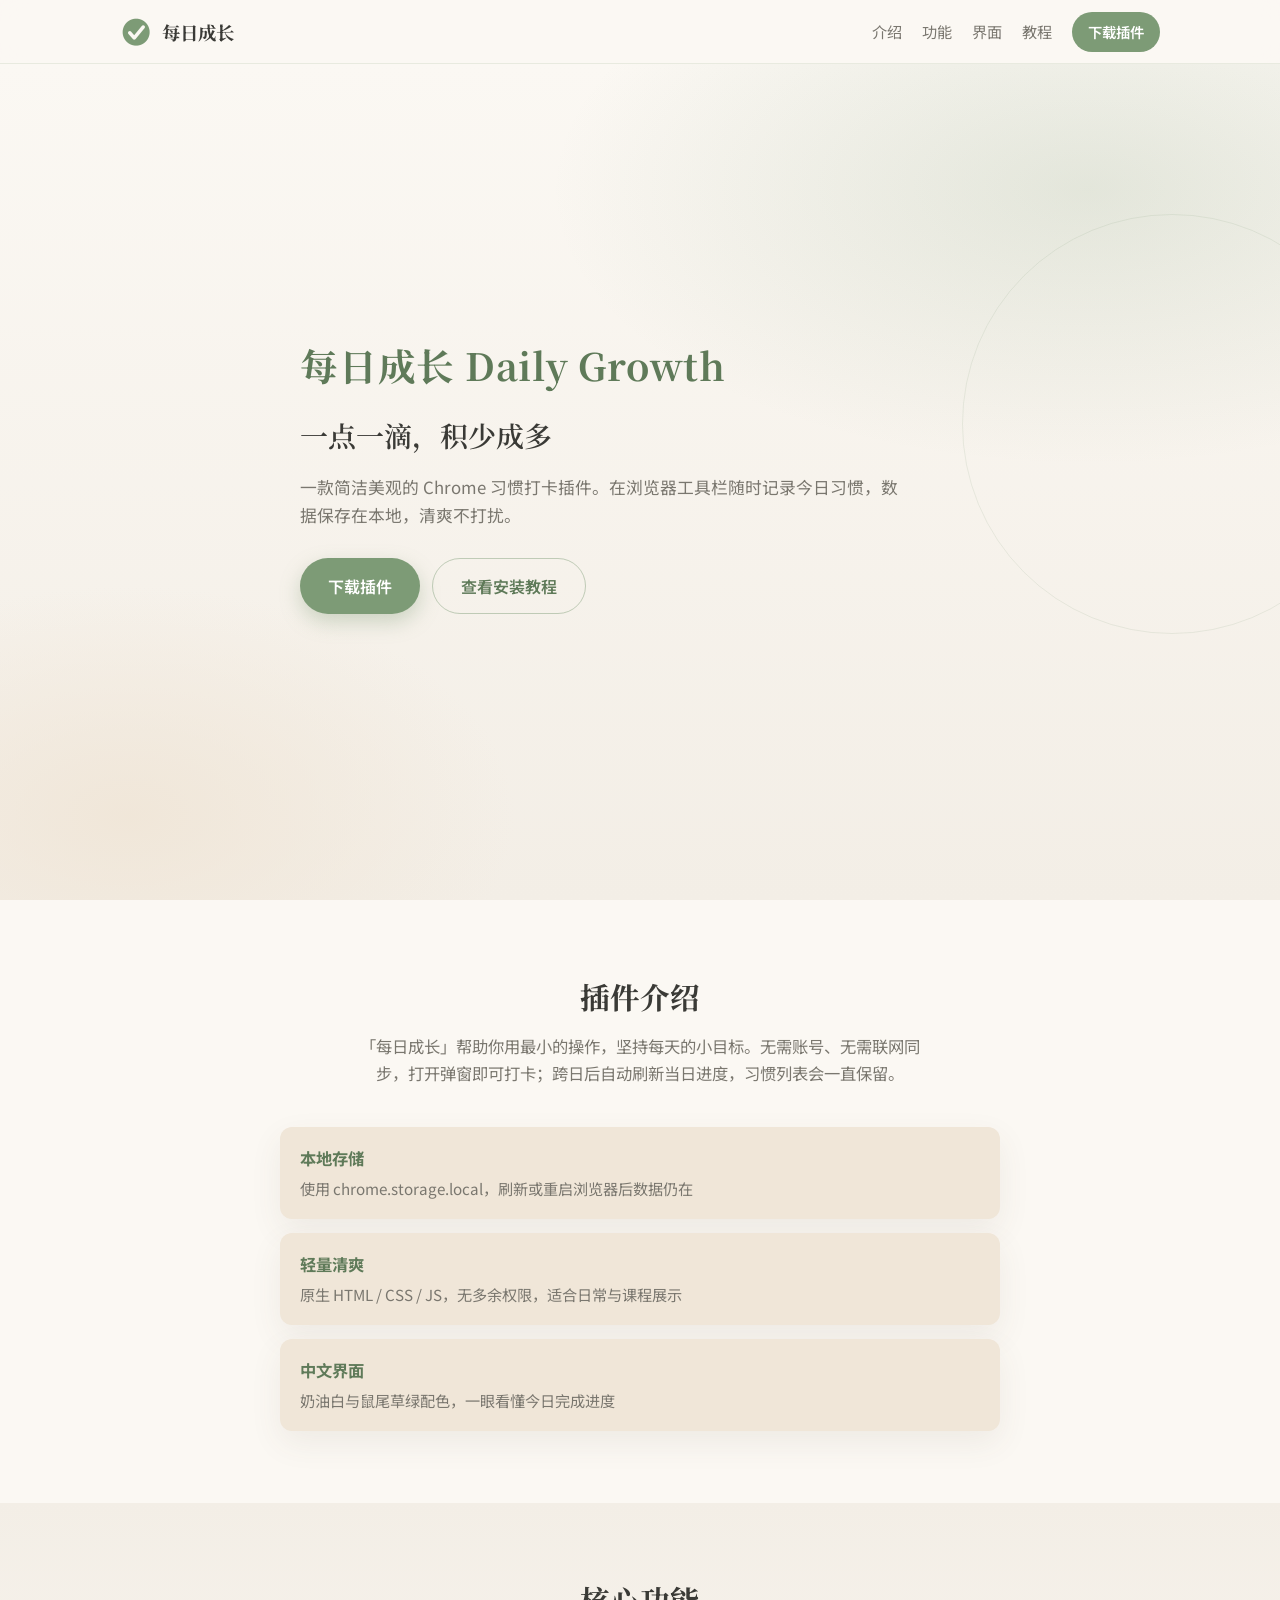
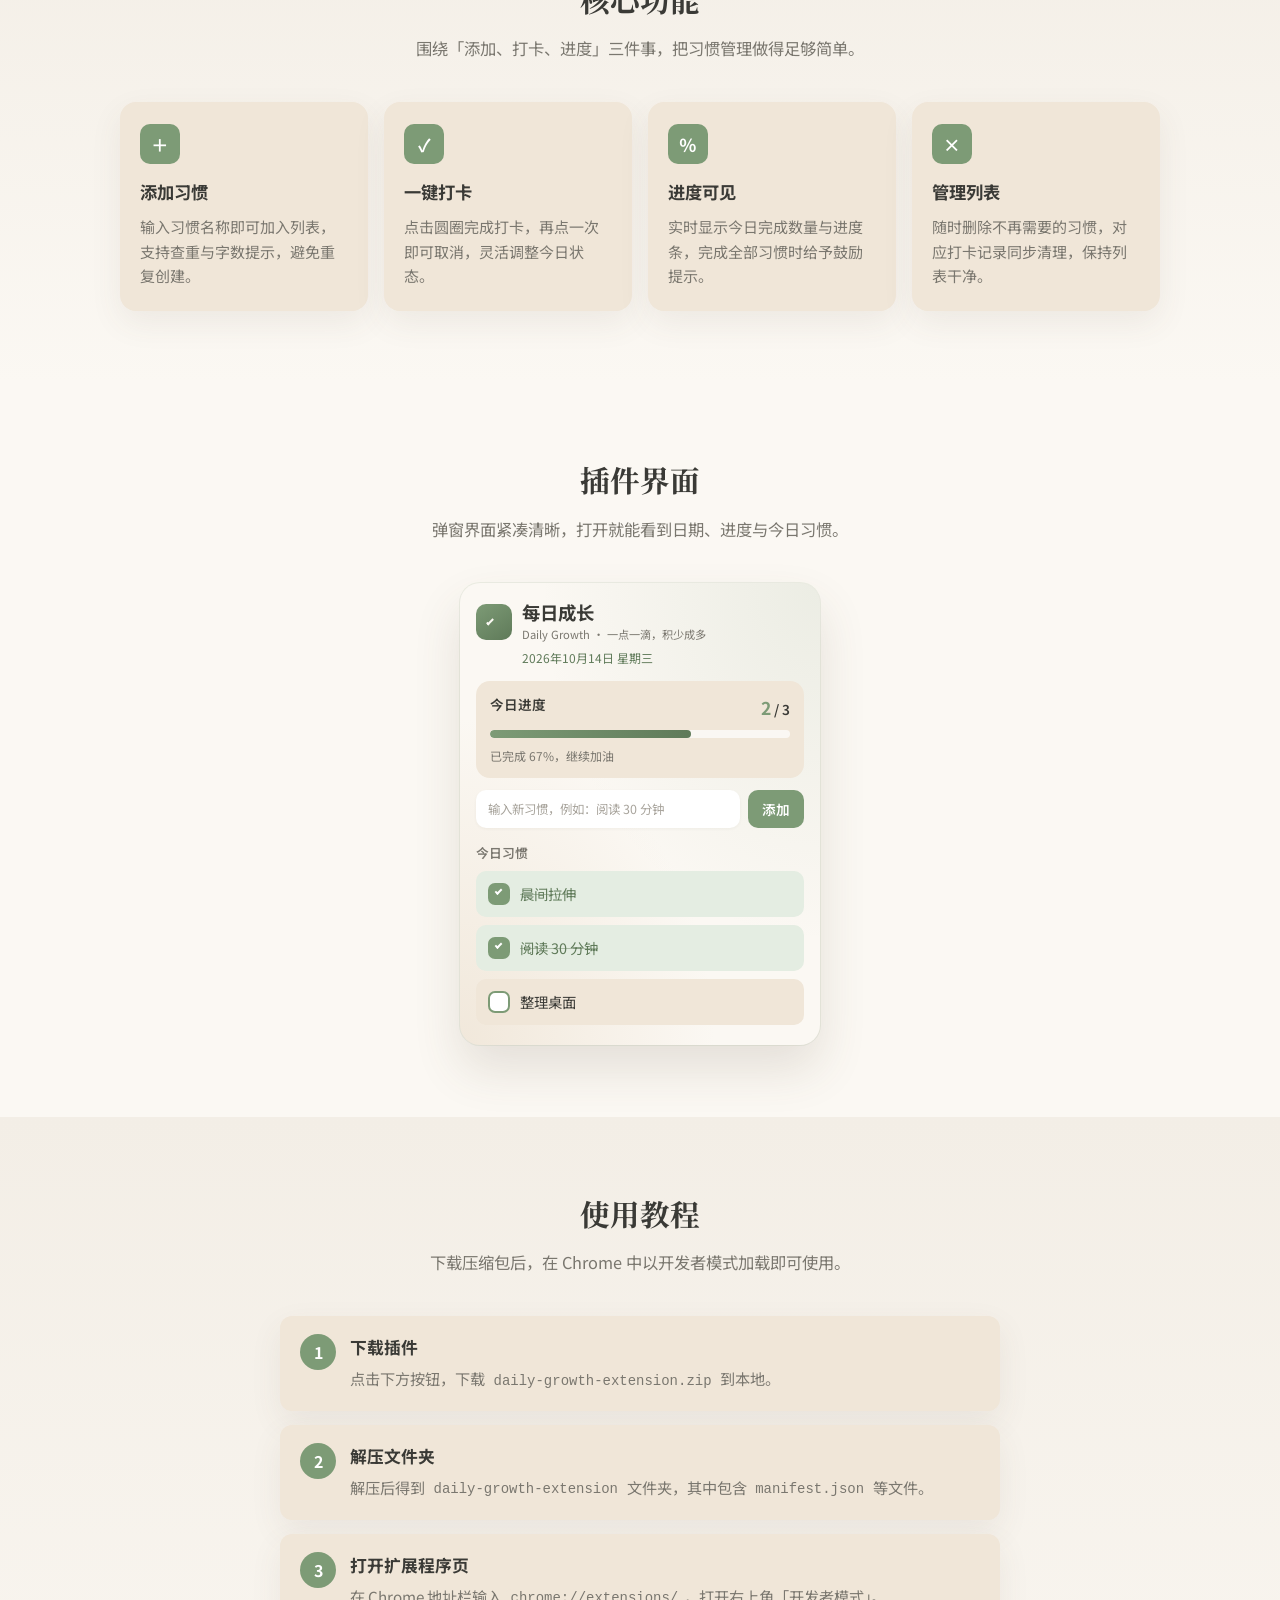
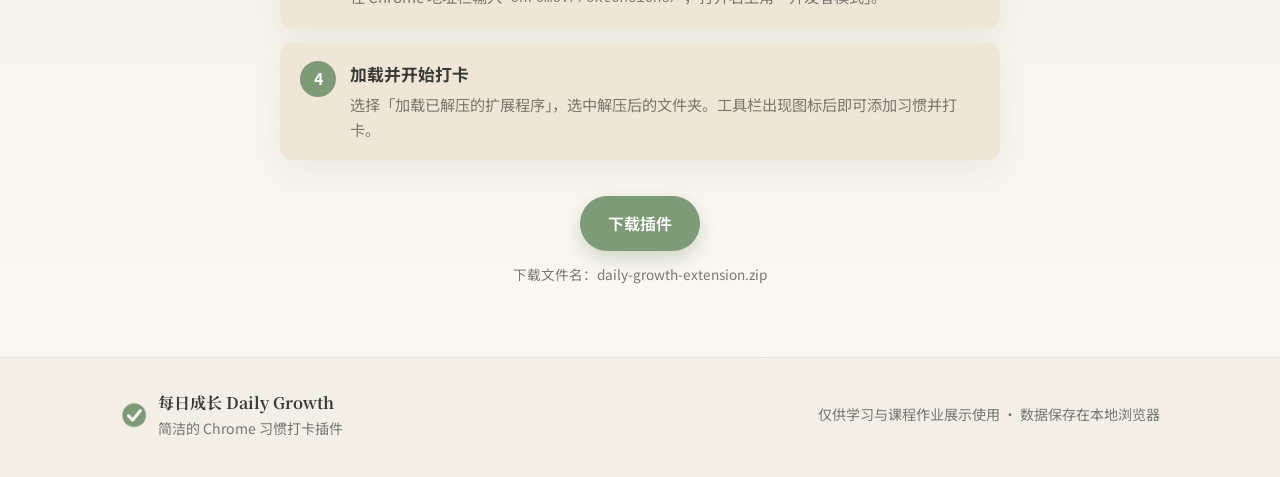
<file: docs/index.html>
<!DOCTYPE html>
<html lang="zh-CN">
<head>
  <meta charset="UTF-8" />
  <meta name="viewport" content="width=device-width, initial-scale=1.0" />
  <meta name="description" content="每日成长 Daily Growth —— 简洁美观的 Chrome 习惯打卡插件，记录点滴成长。" />
  <title>每日成长 Daily Growth — 官方网站</title>
  <link rel="icon" type="image/png" href="images/favicon.png" />
  <link rel="preconnect" href="https://fonts.googleapis.com" />
  <link rel="preconnect" href="https://fonts.gstatic.com" crossorigin />
  <link href="https://fonts.googleapis.com/css2?family=Noto+Sans+SC:wght@400;500;600;700&family=Noto+Serif+SC:wght@600;700&display=swap" rel="stylesheet" />
  <link rel="stylesheet" href="style.css" />
</head>
<body>
  <header class="site-header" id="top">
    <div class="container nav-bar">
      <a class="nav-brand" href="#top" aria-label="每日成长首页">
        <img src="images/logo.png" alt="" width="32" height="32" class="nav-logo" />
        <span class="nav-brand-name">每日成长</span>
      </a>
      <button class="nav-toggle" id="navToggle" type="button" aria-expanded="false" aria-controls="navMenu" aria-label="打开菜单">
        <span></span><span></span><span></span>
      </button>
      <nav class="nav-menu" id="navMenu" aria-label="主导航">
        <a href="#intro">介绍</a>
        <a href="#features">功能</a>
        <a href="#preview">界面</a>
        <a href="#guide">教程</a>
        <a class="nav-cta" href="download/daily-growth-extension.zip" download>下载插件</a>
      </nav>
    </div>
  </header>

  <main>
    <section class="hero">
      <div class="hero-bg" aria-hidden="true"></div>
      <div class="container hero-inner">
        <p class="hero-brand">每日成长 Daily Growth</p>
        <h1 class="hero-title">一点一滴，积少成多</h1>
        <p class="hero-desc">
          一款简洁美观的 Chrome 习惯打卡插件。在浏览器工具栏随时记录今日习惯，数据保存在本地，清爽不打扰。
        </p>
        <div class="hero-actions">
          <a class="btn btn-primary btn-lg" href="download/daily-growth-extension.zip" download>
            下载插件
          </a>
          <a class="btn btn-ghost btn-lg" href="#guide">查看安装教程</a>
        </div>
      </div>
    </section>

    <section class="section" id="intro">
      <div class="container narrow">
        <h2 class="section-title">插件介绍</h2>
        <p class="section-lead">
          「每日成长」帮助你用最小的操作，坚持每天的小目标。无需账号、无需联网同步，打开弹窗即可打卡；跨日后自动刷新当日进度，习惯列表会一直保留。
        </p>
        <div class="intro-points">
          <div class="intro-point">
            <strong>本地存储</strong>
            <span>使用 chrome.storage.local，刷新或重启浏览器后数据仍在</span>
          </div>
          <div class="intro-point">
            <strong>轻量清爽</strong>
            <span>原生 HTML / CSS / JS，无多余权限，适合日常与课程展示</span>
          </div>
          <div class="intro-point">
            <strong>中文界面</strong>
            <span>奶油白与鼠尾草绿配色，一眼看懂今日完成进度</span>
          </div>
        </div>
      </div>
    </section>

    <section class="section section-alt" id="features">
      <div class="container">
        <h2 class="section-title">核心功能</h2>
        <p class="section-lead">围绕「添加、打卡、进度」三件事，把习惯管理做得足够简单。</p>
        <div class="feature-grid">
          <article class="feature-card">
            <div class="feature-icon" aria-hidden="true">＋</div>
            <h3>添加习惯</h3>
            <p>输入习惯名称即可加入列表，支持查重与字数提示，避免重复创建。</p>
          </article>
          <article class="feature-card">
            <div class="feature-icon" aria-hidden="true">✓</div>
            <h3>一键打卡</h3>
            <p>点击圆圈完成打卡，再点一次即可取消，灵活调整今日状态。</p>
          </article>
          <article class="feature-card">
            <div class="feature-icon" aria-hidden="true">％</div>
            <h3>进度可见</h3>
            <p>实时显示今日完成数量与进度条，完成全部习惯时给予鼓励提示。</p>
          </article>
          <article class="feature-card">
            <div class="feature-icon" aria-hidden="true">×</div>
            <h3>管理列表</h3>
            <p>随时删除不再需要的习惯，对应打卡记录同步清理，保持列表干净。</p>
          </article>
        </div>
      </div>
    </section>

    <section class="section" id="preview">
      <div class="container">
        <h2 class="section-title">插件界面</h2>
        <p class="section-lead">弹窗界面紧凑清晰，打开就能看到日期、进度与今日习惯。</p>
        <div class="preview-wrap">
          <div class="popup-mock" role="img" aria-label="每日成长插件弹窗界面示意">
            <div class="mock-header">
              <div class="mock-brand">
                <span class="mock-mark"></span>
                <div>
                  <p class="mock-title">每日成长</p>
                  <p class="mock-sub">Daily Growth · 一点一滴，积少成多</p>
                </div>
              </div>
              <p class="mock-date">2026年10月14日 星期三</p>
            </div>
            <div class="mock-progress">
              <div class="mock-progress-top">
                <span>今日进度</span>
                <span><b>2</b> / 3</span>
              </div>
              <div class="mock-bar"><div class="mock-fill" style="width:67%"></div></div>
              <p class="mock-hint">已完成 67%，继续加油</p>
            </div>
            <div class="mock-add">
              <span class="mock-input">输入新习惯，例如：阅读 30 分钟</span>
              <span class="mock-btn">添加</span>
            </div>
            <p class="mock-list-label">今日习惯</p>
            <ul class="mock-list">
              <li class="done"><span class="mock-check checked"></span><span>晨间拉伸</span></li>
              <li class="done"><span class="mock-check checked"></span><span>阅读 30 分钟</span></li>
              <li><span class="mock-check"></span><span>整理桌面</span></li>
            </ul>
          </div>
        </div>
      </div>
    </section>

    <section class="section section-alt" id="guide">
      <div class="container">
        <h2 class="section-title">使用教程</h2>
        <p class="section-lead">下载压缩包后，在 Chrome 中以开发者模式加载即可使用。</p>
        <ol class="steps">
          <li>
            <span class="step-num">1</span>
            <div>
              <h3>下载插件</h3>
              <p>点击下方按钮，下载 <code>daily-growth-extension.zip</code> 到本地。</p>
            </div>
          </li>
          <li>
            <span class="step-num">2</span>
            <div>
              <h3>解压文件夹</h3>
              <p>解压后得到 <code>daily-growth-extension</code> 文件夹，其中包含 <code>manifest.json</code> 等文件。</p>
            </div>
          </li>
          <li>
            <span class="step-num">3</span>
            <div>
              <h3>打开扩展程序页</h3>
              <p>在 Chrome 地址栏输入 <code>chrome://extensions/</code>，打开右上角「开发者模式」。</p>
            </div>
          </li>
          <li>
            <span class="step-num">4</span>
            <div>
              <h3>加载并开始打卡</h3>
              <p>选择「加载已解压的扩展程序」，选中解压后的文件夹。工具栏出现图标后即可添加习惯并打卡。</p>
            </div>
          </li>
        </ol>
        <div class="guide-cta">
          <a class="btn btn-primary btn-lg" href="download/daily-growth-extension.zip" download>
            下载插件
          </a>
          <p class="guide-note">下载文件名：daily-growth-extension.zip</p>
        </div>
      </div>
    </section>
  </main>

  <footer class="site-footer">
    <div class="container footer-inner">
      <div class="footer-brand">
        <img src="images/logo.png" alt="" width="28" height="28" />
        <div>
          <p class="footer-name">每日成长 Daily Growth</p>
          <p class="footer-tag">简洁的 Chrome 习惯打卡插件</p>
        </div>
      </div>
      <p class="footer-copy">仅供学习与课程作业展示使用 · 数据保存在本地浏览器</p>
    </div>
  </footer>

  <script src="script.js"></script>
</body>
</html>
</file>
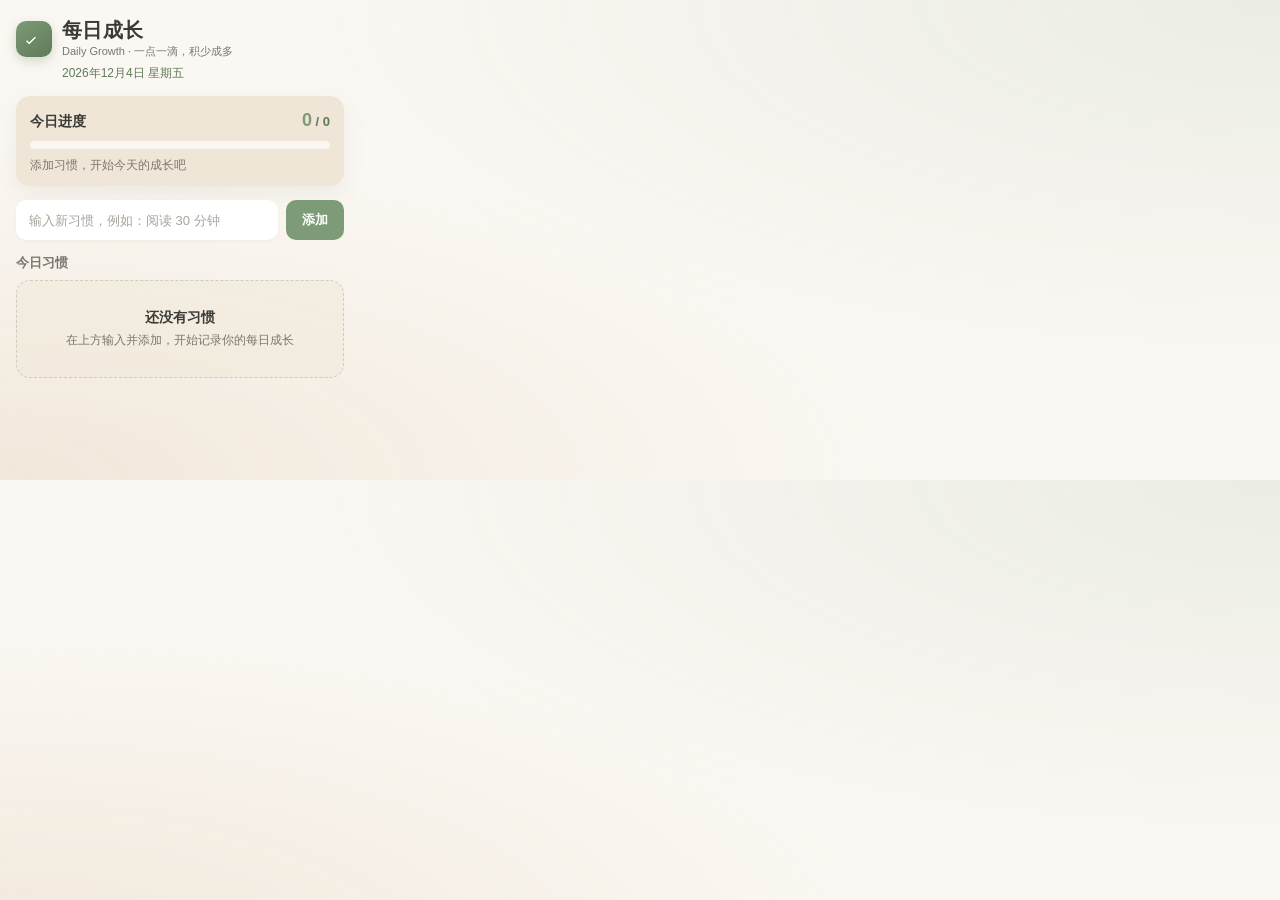
<file: popup.html>
<!DOCTYPE html>
<html lang="zh-CN">
<head>
  <meta charset="UTF-8" />
  <meta name="viewport" content="width=device-width, initial-scale=1.0" />
  <title>每日成长</title>
  <link rel="stylesheet" href="popup.css" />
</head>
<body>
  <div class="app">
    <header class="header">
      <div class="brand">
        <span class="brand-mark" aria-hidden="true"></span>
        <div class="brand-text">
          <h1>每日成长</h1>
          <p class="subtitle">Daily Growth · 一点一滴，积少成多</p>
        </div>
      </div>
      <p class="date" id="todayDate"></p>
    </header>

    <section class="progress-card" aria-labelledby="progressTitle">
      <div class="progress-top">
        <h2 id="progressTitle">今日进度</h2>
        <p class="progress-count">
          <span id="doneCount">0</span> / <span id="totalCount">0</span>
        </p>
      </div>
      <div class="progress-bar" role="progressbar" aria-valuemin="0" aria-valuemax="100" aria-valuenow="0" id="progressBar">
        <div class="progress-fill" id="progressFill"></div>
      </div>
      <p class="progress-hint" id="progressHint">添加习惯，开始今天的成长吧</p>
    </section>

    <section class="add-section" aria-label="添加习惯">
      <form id="addForm" class="add-form" autocomplete="off">
        <input
          type="text"
          id="habitInput"
          class="habit-input"
          placeholder="输入新习惯，例如：阅读 30 分钟"
          maxlength="30"
        />
        <button type="submit" class="btn-add" id="addBtn">添加</button>
      </form>
      <p class="form-error" id="formError" hidden></p>
    </section>

    <section class="list-section" aria-labelledby="listTitle">
      <h2 id="listTitle" class="list-title">今日习惯</h2>
      <ul class="habit-list" id="habitList"></ul>
      <div class="empty-state" id="emptyState">
        <p class="empty-title">还没有习惯</p>
        <p class="empty-desc">在上方输入并添加，开始记录你的每日成长</p>
      </div>
    </section>
  </div>

  <script src="popup.js"></script>
</body>
</html>
</file>
<file: docs/style.css>
:root {
  --cream: #fbf8f3;
  --cream-deep: #f3eee6;
  --beige: #f0e6d8;
  --beige-hover: #e8dccb;
  --sage: #7d9b76;
  --sage-dark: #5f7a59;
  --sage-soft: #e4ede2;
  --text: #3a3a36;
  --text-muted: #7a776f;
  --white: #ffffff;
  --shadow: 0 12px 32px rgba(90, 78, 60, 0.08);
  --radius: 16px;
  --radius-sm: 12px;
  --header-h: 64px;
  --max: 1040px;
}

*,
*::before,
*::after {
  box-sizing: border-box;
  margin: 0;
  padding: 0;
}

html {
  scroll-behavior: smooth;
}

body {
  font-family: "Noto Sans SC", "PingFang SC", "Microsoft YaHei", sans-serif;
  color: var(--text);
  background: var(--cream);
  line-height: 1.65;
  -webkit-font-smoothing: antialiased;
}

img {
  display: block;
  max-width: 100%;
}

a {
  color: inherit;
  text-decoration: none;
}

code {
  font-family: ui-monospace, "Cascadia Code", "Consolas", monospace;
  font-size: 0.92em;
  background: var(--beige);
  padding: 0.1em 0.4em;
  border-radius: 6px;
}

.container {
  width: min(100% - 32px, var(--max));
  margin-inline: auto;
}

.container.narrow {
  width: min(100% - 32px, 720px);
}

/* Header */
.site-header {
  position: sticky;
  top: 0;
  z-index: 100;
  height: var(--header-h);
  background: rgba(251, 248, 243, 0.88);
  backdrop-filter: blur(12px);
  border-bottom: 1px solid rgba(125, 155, 118, 0.15);
}

.nav-bar {
  height: var(--header-h);
  display: flex;
  align-items: center;
  justify-content: space-between;
  gap: 16px;
}

.nav-brand {
  display: flex;
  align-items: center;
  gap: 10px;
  font-family: "Noto Serif SC", "Songti SC", serif;
  font-weight: 700;
  font-size: 1.15rem;
}

.nav-logo {
  border-radius: 8px;
}

.nav-menu {
  display: flex;
  align-items: center;
  gap: 8px 20px;
}

.nav-menu a {
  font-size: 0.95rem;
  color: var(--text-muted);
  transition: color 0.2s ease;
}

.nav-menu a:hover {
  color: var(--sage-dark);
}

.nav-cta {
  display: inline-flex;
  align-items: center;
  justify-content: center;
  padding: 8px 16px;
  border-radius: 999px;
  background: var(--sage);
  color: var(--white) !important;
  font-weight: 600;
  font-size: 0.9rem !important;
  transition: background 0.2s ease, transform 0.15s ease;
}

.nav-cta:hover {
  background: var(--sage-dark);
  color: var(--white) !important;
}

.nav-toggle {
  display: none;
  width: 40px;
  height: 40px;
  border: none;
  background: transparent;
  cursor: pointer;
  flex-direction: column;
  justify-content: center;
  align-items: center;
  gap: 5px;
}

.nav-toggle span {
  display: block;
  width: 20px;
  height: 2px;
  background: var(--text);
  border-radius: 2px;
  transition: transform 0.2s ease, opacity 0.2s ease;
}

.nav-toggle[aria-expanded="true"] span:nth-child(1) {
  transform: translateY(7px) rotate(45deg);
}

.nav-toggle[aria-expanded="true"] span:nth-child(2) {
  opacity: 0;
}

.nav-toggle[aria-expanded="true"] span:nth-child(3) {
  transform: translateY(-7px) rotate(-45deg);
}

/* Buttons */
.btn {
  display: inline-flex;
  align-items: center;
  justify-content: center;
  gap: 8px;
  border: none;
  border-radius: 999px;
  font-family: inherit;
  font-weight: 600;
  cursor: pointer;
  transition: background 0.2s ease, color 0.2s ease, transform 0.15s ease, box-shadow 0.2s ease;
}

.btn:active {
  transform: scale(0.98);
}

.btn-lg {
  padding: 14px 28px;
  font-size: 1rem;
}

.btn-primary {
  background: var(--sage);
  color: var(--white);
  box-shadow: 0 8px 20px rgba(125, 155, 118, 0.35);
}

.btn-primary:hover {
  background: var(--sage-dark);
}

.btn-ghost {
  background: transparent;
  color: var(--sage-dark);
  border: 1.5px solid rgba(125, 155, 118, 0.45);
}

.btn-ghost:hover {
  background: var(--sage-soft);
}

/* Hero */
.hero {
  position: relative;
  overflow: hidden;
  padding: 72px 0 88px;
  min-height: calc(100vh - var(--header-h));
  display: flex;
  align-items: center;
}

.hero-bg {
  position: absolute;
  inset: 0;
  background:
    radial-gradient(ellipse 70% 55% at 85% 15%, rgba(125, 155, 118, 0.18), transparent 60%),
    radial-gradient(ellipse 55% 50% at 10% 90%, rgba(240, 230, 216, 0.95), transparent 55%),
    linear-gradient(180deg, var(--cream) 0%, var(--cream-deep) 100%);
  pointer-events: none;
}

.hero-bg::after {
  content: "";
  position: absolute;
  right: -8%;
  top: 18%;
  width: min(420px, 55vw);
  height: min(420px, 55vw);
  border-radius: 50%;
  border: 1px solid rgba(125, 155, 118, 0.2);
  opacity: 0.7;
  animation: floatRing 10s ease-in-out infinite;
}

.hero-inner {
  position: relative;
  max-width: 680px;
}

.hero-brand {
  font-family: "Noto Serif SC", "Songti SC", serif;
  font-size: clamp(1.75rem, 4vw, 2.35rem);
  font-weight: 700;
  color: var(--sage-dark);
  letter-spacing: 0.02em;
  margin-bottom: 16px;
  animation: fadeUp 0.7s ease both;
}

.hero-title {
  font-family: "Noto Serif SC", "Songti SC", serif;
  font-size: clamp(1.35rem, 3vw, 1.75rem);
  font-weight: 600;
  color: var(--text);
  margin-bottom: 16px;
  animation: fadeUp 0.7s ease 0.08s both;
}

.hero-desc {
  font-size: 1.05rem;
  color: var(--text-muted);
  max-width: 36em;
  margin-bottom: 28px;
  animation: fadeUp 0.7s ease 0.16s both;
}

.hero-actions {
  display: flex;
  flex-wrap: wrap;
  gap: 12px;
  animation: fadeUp 0.7s ease 0.24s both;
}

/* Sections */
.section {
  padding: 72px 0;
}

.section-alt {
  background: linear-gradient(180deg, var(--cream-deep), var(--cream));
}

.section-title {
  font-family: "Noto Serif SC", "Songti SC", serif;
  font-size: clamp(1.5rem, 3vw, 1.85rem);
  font-weight: 700;
  text-align: center;
  margin-bottom: 12px;
}

.section-lead {
  text-align: center;
  color: var(--text-muted);
  max-width: 36em;
  margin: 0 auto 40px;
  font-size: 1.02rem;
}

/* Intro */
.intro-points {
  display: grid;
  gap: 14px;
}

.intro-point {
  display: grid;
  gap: 4px;
  padding: 18px 20px;
  background: var(--beige);
  border-radius: var(--radius-sm);
  box-shadow: var(--shadow);
}

.intro-point strong {
  color: var(--sage-dark);
  font-size: 1.02rem;
}

.intro-point span {
  color: var(--text-muted);
  font-size: 0.95rem;
}

/* Features */
.feature-grid {
  display: grid;
  grid-template-columns: repeat(4, 1fr);
  gap: 16px;
}

.feature-card {
  background: var(--beige);
  border-radius: var(--radius);
  padding: 22px 20px;
  box-shadow: var(--shadow);
  transition: transform 0.25s ease, box-shadow 0.25s ease;
}

.feature-card:hover {
  transform: translateY(-4px);
  box-shadow: 0 16px 36px rgba(90, 78, 60, 0.12);
}

.feature-icon {
  width: 40px;
  height: 40px;
  border-radius: 10px;
  background: var(--sage);
  color: var(--white);
  display: grid;
  place-items: center;
  font-weight: 700;
  font-size: 1.1rem;
  margin-bottom: 14px;
}

.feature-card h3 {
  font-size: 1.08rem;
  margin-bottom: 8px;
}

.feature-card p {
  font-size: 0.94rem;
  color: var(--text-muted);
}

/* Preview mock */
.preview-wrap {
  display: flex;
  justify-content: center;
}

.popup-mock {
  width: min(100%, 360px);
  background:
    radial-gradient(ellipse at top right, rgba(125, 155, 118, 0.12), transparent 55%),
    radial-gradient(ellipse at bottom left, rgba(240, 230, 216, 0.9), transparent 50%),
    var(--cream);
  border-radius: 20px;
  padding: 18px 16px 20px;
  box-shadow:
    0 24px 48px rgba(90, 78, 60, 0.14),
    0 0 0 1px rgba(125, 155, 118, 0.12);
  animation: floatMock 6s ease-in-out infinite;
}

.mock-header {
  margin-bottom: 14px;
}

.mock-brand {
  display: flex;
  align-items: center;
  gap: 10px;
}

.mock-mark {
  width: 36px;
  height: 36px;
  border-radius: 10px;
  background: linear-gradient(145deg, var(--sage), var(--sage-dark));
  position: relative;
  flex-shrink: 0;
}

.mock-mark::after {
  content: "";
  position: absolute;
  left: 10px;
  top: 16px;
  width: 8px;
  height: 3px;
  border-left: 2.5px solid var(--cream);
  border-bottom: 2.5px solid var(--cream);
  transform: rotate(-45deg);
}

.mock-title {
  font-size: 1.15rem;
  font-weight: 700;
  line-height: 1.2;
}

.mock-sub {
  font-size: 0.7rem;
  color: var(--text-muted);
  margin-top: 2px;
}

.mock-date {
  font-size: 0.75rem;
  color: var(--sage-dark);
  padding-left: 46px;
  margin-top: 4px;
}

.mock-progress {
  background: var(--beige);
  border-radius: 14px;
  padding: 12px 14px;
  margin-bottom: 12px;
}

.mock-progress-top {
  display: flex;
  justify-content: space-between;
  font-size: 0.85rem;
  font-weight: 600;
  margin-bottom: 8px;
}

.mock-progress-top b {
  font-size: 1.1rem;
  color: var(--sage);
}

.mock-bar {
  height: 8px;
  background: rgba(255, 255, 255, 0.7);
  border-radius: 999px;
  overflow: hidden;
}

.mock-fill {
  height: 100%;
  background: linear-gradient(90deg, var(--sage), var(--sage-dark));
  border-radius: 999px;
}

.mock-hint {
  margin-top: 8px;
  font-size: 0.75rem;
  color: var(--text-muted);
}

.mock-add {
  display: flex;
  gap: 8px;
  margin-bottom: 14px;
}

.mock-input {
  flex: 1;
  height: 38px;
  display: flex;
  align-items: center;
  padding: 0 12px;
  background: var(--white);
  border-radius: 10px;
  font-size: 0.78rem;
  color: #a8a49c;
  box-shadow: 0 1px 3px rgba(90, 78, 60, 0.06);
}

.mock-btn {
  height: 38px;
  padding: 0 14px;
  display: grid;
  place-items: center;
  background: var(--sage);
  color: var(--white);
  border-radius: 10px;
  font-size: 0.85rem;
  font-weight: 600;
}

.mock-list-label {
  font-size: 0.8rem;
  font-weight: 600;
  color: var(--text-muted);
  margin-bottom: 8px;
}

.mock-list {
  list-style: none;
  display: flex;
  flex-direction: column;
  gap: 8px;
}

.mock-list li {
  display: flex;
  align-items: center;
  gap: 10px;
  padding: 11px 12px;
  background: var(--beige);
  border-radius: 10px;
  font-size: 0.9rem;
}

.mock-list li.done {
  background: var(--sage-soft);
  color: var(--sage-dark);
  text-decoration: line-through;
  text-decoration-color: rgba(95, 122, 89, 0.45);
}

.mock-check {
  width: 22px;
  height: 22px;
  border-radius: 7px;
  border: 2px solid var(--sage);
  background: var(--white);
  flex-shrink: 0;
}

.mock-check.checked {
  background: var(--sage);
  position: relative;
}

.mock-check.checked::after {
  content: "";
  position: absolute;
  left: 5px;
  top: 4px;
  width: 7px;
  height: 4px;
  border-left: 2px solid #fff;
  border-bottom: 2px solid #fff;
  transform: rotate(-45deg);
}

/* Guide */
.steps {
  list-style: none;
  display: grid;
  gap: 14px;
  max-width: 720px;
  margin: 0 auto 36px;
}

.steps li {
  display: flex;
  gap: 14px;
  align-items: flex-start;
  padding: 18px 20px;
  background: var(--beige);
  border-radius: var(--radius-sm);
  box-shadow: var(--shadow);
}

.step-num {
  width: 36px;
  height: 36px;
  border-radius: 50%;
  background: var(--sage);
  color: var(--white);
  display: grid;
  place-items: center;
  font-weight: 700;
  flex-shrink: 0;
}

.steps h3 {
  font-size: 1.05rem;
  margin-bottom: 4px;
}

.steps p {
  color: var(--text-muted);
  font-size: 0.95rem;
}

.guide-cta {
  text-align: center;
}

.guide-note {
  margin-top: 12px;
  font-size: 0.85rem;
  color: var(--text-muted);
}

/* Footer */
.site-footer {
  border-top: 1px solid rgba(125, 155, 118, 0.15);
  padding: 32px 0 40px;
  background: var(--cream-deep);
}

.footer-inner {
  display: flex;
  flex-wrap: wrap;
  align-items: center;
  justify-content: space-between;
  gap: 16px;
}

.footer-brand {
  display: flex;
  align-items: center;
  gap: 10px;
}

.footer-brand img {
  border-radius: 7px;
}

.footer-name {
  font-family: "Noto Serif SC", "Songti SC", serif;
  font-weight: 700;
}

.footer-tag,
.footer-copy {
  font-size: 0.88rem;
  color: var(--text-muted);
}

/* Animations */
@keyframes fadeUp {
  from {
    opacity: 0;
    transform: translateY(16px);
  }
  to {
    opacity: 1;
    transform: translateY(0);
  }
}

@keyframes floatRing {
  0%,
  100% {
    transform: translateY(0);
  }
  50% {
    transform: translateY(-18px);
  }
}

@keyframes floatMock {
  0%,
  100% {
    transform: translateY(0);
  }
  50% {
    transform: translateY(-8px);
  }
}

/* Responsive */
@media (max-width: 900px) {
  .feature-grid {
    grid-template-columns: repeat(2, 1fr);
  }
}

@media (max-width: 720px) {
  .nav-toggle {
    display: flex;
  }

  .nav-menu {
    position: fixed;
    top: var(--header-h);
    left: 0;
    right: 0;
    flex-direction: column;
    align-items: stretch;
    gap: 0;
    padding: 12px 16px 20px;
    background: rgba(251, 248, 243, 0.98);
    border-bottom: 1px solid rgba(125, 155, 118, 0.15);
    transform: translateY(-120%);
    opacity: 0;
    pointer-events: none;
    transition: transform 0.25s ease, opacity 0.25s ease;
  }

  .nav-menu.is-open {
    transform: translateY(0);
    opacity: 1;
    pointer-events: auto;
  }

  .nav-menu a {
    padding: 12px 8px;
    border-bottom: 1px solid rgba(125, 155, 118, 0.1);
  }

  .nav-cta {
    margin-top: 8px;
    justify-content: center;
  }

  .hero {
    min-height: auto;
    padding: 48px 0 64px;
  }

  .feature-grid {
    grid-template-columns: 1fr;
  }

  .footer-inner {
    flex-direction: column;
    align-items: flex-start;
  }
}

@media (prefers-reduced-motion: reduce) {
  html {
    scroll-behavior: auto;
  }

  .hero-brand,
  .hero-title,
  .hero-desc,
  .hero-actions,
  .popup-mock,
  .hero-bg::after {
    animation: none;
  }
}
</file>
<file: popup.css>
:root {
  --cream: #fbf8f3;
  --cream-deep: #f3eee6;
  --beige: #f0e6d8;
  --beige-hover: #e8dccb;
  --sage: #7d9b76;
  --sage-dark: #5f7a59;
  --sage-soft: #e4ede2;
  --text: #3a3a36;
  --text-muted: #7a776f;
  --danger: #b86b5a;
  --danger-soft: #f5e4df;
  --shadow: 0 8px 24px rgba(90, 78, 60, 0.08);
  --radius: 14px;
  --radius-sm: 10px;
}

* {
  box-sizing: border-box;
  margin: 0;
  padding: 0;
}

body {
  width: 360px;
  min-height: 480px;
  max-height: 560px;
  overflow-x: hidden;
  overflow-y: auto;
  font-family: "Segoe UI", "PingFang SC", "Microsoft YaHei", sans-serif;
  color: var(--text);
  background:
    radial-gradient(ellipse at top right, rgba(125, 155, 118, 0.12), transparent 55%),
    radial-gradient(ellipse at bottom left, rgba(240, 230, 216, 0.9), transparent 50%),
    var(--cream);
}

.app {
  padding: 18px 16px 20px;
  display: flex;
  flex-direction: column;
  gap: 14px;
}

.header {
  display: flex;
  flex-direction: column;
  gap: 6px;
}

.brand {
  display: flex;
  align-items: center;
  gap: 10px;
}

.brand-mark {
  width: 36px;
  height: 36px;
  border-radius: 10px;
  background: linear-gradient(145deg, var(--sage) 0%, var(--sage-dark) 100%);
  box-shadow: 0 4px 12px rgba(125, 155, 118, 0.35);
  position: relative;
  flex-shrink: 0;
}

.brand-mark::after {
  content: "";
  position: absolute;
  left: 10px;
  top: 16px;
  width: 8px;
  height: 3px;
  border-left: 2.5px solid var(--cream);
  border-bottom: 2.5px solid var(--cream);
  transform: rotate(-45deg);
  border-radius: 1px;
}

.brand-text h1 {
  font-size: 20px;
  font-weight: 700;
  letter-spacing: 0.02em;
  line-height: 1.2;
  color: var(--text);
}

.subtitle {
  font-size: 11px;
  color: var(--text-muted);
  margin-top: 2px;
}

.date {
  font-size: 12px;
  color: var(--sage-dark);
  padding-left: 46px;
}

.progress-card {
  background: var(--beige);
  border-radius: var(--radius);
  padding: 14px 14px 12px;
  box-shadow: var(--shadow);
}

.progress-top {
  display: flex;
  align-items: baseline;
  justify-content: space-between;
  margin-bottom: 10px;
}

.progress-top h2 {
  font-size: 14px;
  font-weight: 600;
}

.progress-count {
  font-size: 13px;
  font-weight: 600;
  color: var(--sage-dark);
}

.progress-count #doneCount {
  font-size: 18px;
  color: var(--sage);
}

.progress-bar {
  height: 8px;
  background: rgba(255, 255, 255, 0.7);
  border-radius: 999px;
  overflow: hidden;
}

.progress-fill {
  height: 100%;
  width: 0%;
  background: linear-gradient(90deg, var(--sage), var(--sage-dark));
  border-radius: 999px;
  transition: width 0.35s ease;
}

.progress-hint {
  margin-top: 8px;
  font-size: 12px;
  color: var(--text-muted);
}

.add-form {
  display: flex;
  gap: 8px;
}

.habit-input {
  flex: 1;
  min-width: 0;
  height: 40px;
  padding: 0 12px;
  border: 1.5px solid transparent;
  border-radius: var(--radius-sm);
  background: #fff;
  color: var(--text);
  font-size: 13px;
  outline: none;
  box-shadow: 0 1px 3px rgba(90, 78, 60, 0.06);
  transition: border-color 0.2s ease, box-shadow 0.2s ease;
}

.habit-input::placeholder {
  color: #a8a49c;
}

.habit-input:focus {
  border-color: var(--sage);
  box-shadow: 0 0 0 3px rgba(125, 155, 118, 0.18);
}

.btn-add {
  height: 40px;
  padding: 0 16px;
  border: none;
  border-radius: var(--radius-sm);
  background: var(--sage);
  color: #fff;
  font-size: 13px;
  font-weight: 600;
  cursor: pointer;
  white-space: nowrap;
  transition: background 0.2s ease, transform 0.15s ease;
}

.btn-add:hover {
  background: var(--sage-dark);
}

.btn-add:active {
  transform: scale(0.97);
}

.form-error {
  margin-top: 6px;
  font-size: 12px;
  color: var(--danger);
}

.list-title {
  font-size: 13px;
  font-weight: 600;
  color: var(--text-muted);
  margin-bottom: 8px;
}

.habit-list {
  list-style: none;
  display: flex;
  flex-direction: column;
  gap: 8px;
}

.habit-item {
  display: flex;
  align-items: center;
  gap: 10px;
  padding: 11px 12px;
  background: var(--beige);
  border-radius: var(--radius-sm);
  box-shadow: 0 2px 8px rgba(90, 78, 60, 0.05);
  animation: fadeIn 0.25s ease;
  transition: background 0.2s ease;
}

.habit-item.done {
  background: var(--sage-soft);
}

.habit-item.done .habit-name {
  color: var(--sage-dark);
  text-decoration: line-through;
  text-decoration-color: rgba(95, 122, 89, 0.45);
}

.check-btn {
  width: 24px;
  height: 24px;
  border-radius: 7px;
  border: 2px solid var(--sage);
  background: #fff;
  cursor: pointer;
  display: grid;
  place-items: center;
  flex-shrink: 0;
  transition: background 0.2s ease, border-color 0.2s ease, transform 0.15s ease;
}

.check-btn:hover {
  transform: scale(1.06);
}

.check-btn.checked {
  background: var(--sage);
  border-color: var(--sage);
}

.check-btn.checked::after {
  content: "";
  width: 7px;
  height: 4px;
  border-left: 2px solid #fff;
  border-bottom: 2px solid #fff;
  transform: rotate(-45deg) translateY(-1px);
}

.habit-name {
  flex: 1;
  min-width: 0;
  font-size: 14px;
  line-height: 1.35;
  word-break: break-word;
}

.delete-btn {
  width: 28px;
  height: 28px;
  border: none;
  border-radius: 8px;
  background: transparent;
  color: var(--text-muted);
  cursor: pointer;
  font-size: 16px;
  line-height: 1;
  flex-shrink: 0;
  transition: background 0.2s ease, color 0.2s ease;
}

.delete-btn:hover {
  background: var(--danger-soft);
  color: var(--danger);
}

.empty-state {
  text-align: center;
  padding: 28px 12px;
  background: rgba(240, 230, 216, 0.45);
  border-radius: var(--radius);
  border: 1px dashed rgba(125, 155, 118, 0.35);
}

.empty-state[hidden],
.habit-list:not(:empty) + .empty-state {
  display: none;
}

.empty-title {
  font-size: 14px;
  font-weight: 600;
  margin-bottom: 4px;
}

.empty-desc {
  font-size: 12px;
  color: var(--text-muted);
  line-height: 1.5;
}

@keyframes fadeIn {
  from {
    opacity: 0;
    transform: translateY(4px);
  }
  to {
    opacity: 1;
    transform: translateY(0);
  }
}

/* 滚动条 */
body::-webkit-scrollbar {
  width: 6px;
}

body::-webkit-scrollbar-thumb {
  background: rgba(125, 155, 118, 0.35);
  border-radius: 999px;
}
</file>
